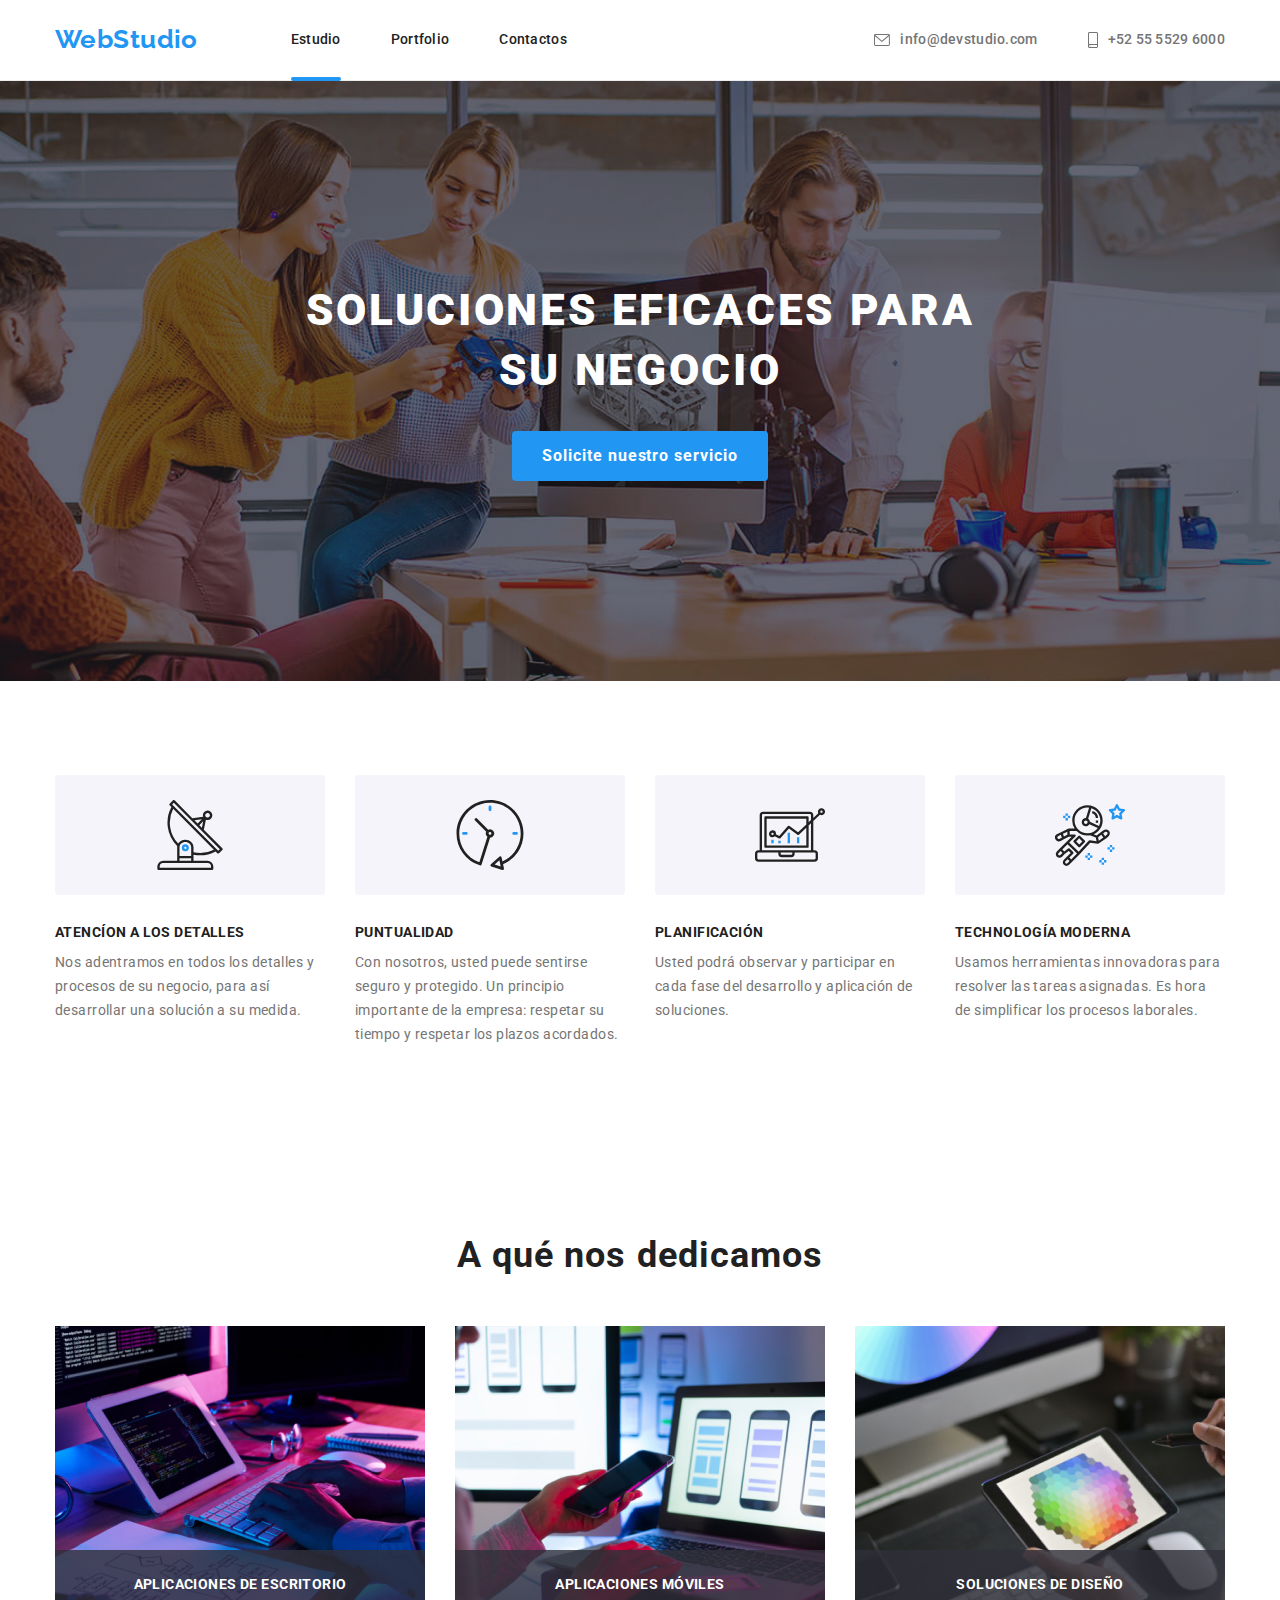
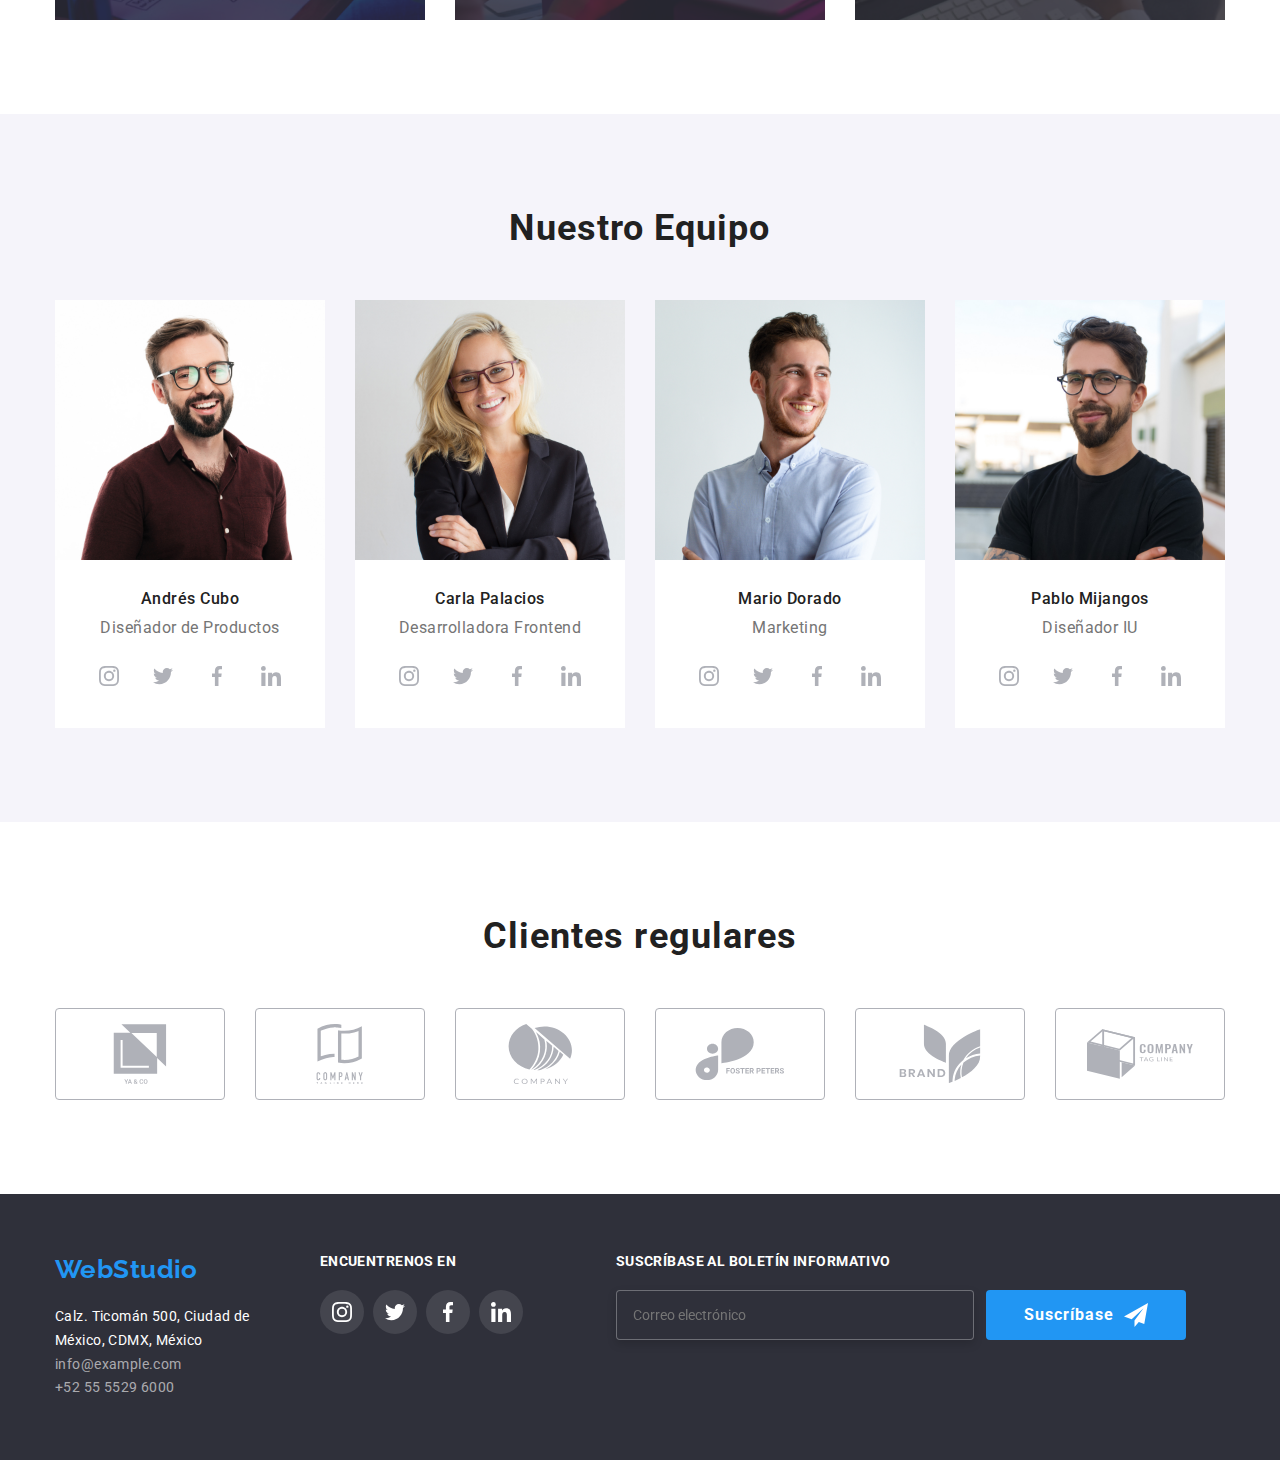
<file: index.html>
<!DOCTYPE html>
<html lang="ru">
  <head>
    <link
      rel="stylesheet"
      href="https://cdnjs.cloudflare.com/ajax/libs/modern-normalize/1.1.0/modern-normalize.min.css"
    />
    <link
      rel="stylesheet"
      href="https://cdnjs.cloudflare.com/ajax/libs/modern-normalize/1.1.0/modern-normalize.min.css"
      integrity="sha512-wpPYUAdjBVSE4KJnH1VR1HeZfpl1ub8YT/NKx4PuQ5NmX2tKuGu6U/JRp5y+Y8XG2tV+wKQpNHVUX03MfMFn9Q=="
      crossorigin="anonymous"
      referrerpolicy="no-referrer"
    />
    <meta charset="UTF-8" />
    <meta http-equiv="X-UA-Compatible" content="IE=edge" />
    <meta name="viewport" content="width=device-width, initial-scale=1.0" />
    <title>Document</title>
    <link rel="preconnect" href="https://fonts.gstatic.com" />
    <link
      href="https://fonts.googleapis.com/css2?family=Raleway:wght@700&family=Roboto:wght@400;500;700;900&display=swap"
      rel="stylesheet"
    />
    <link rel="stylesheet" href="./css/main.min.css" />
  </head>

  <body>
    <header class="header">
      <div class="container header-container">
        <nav class="navigation">
          <a href="index.html" class="logo logo__header link">WebStudio</a>
          <ul class="list menu">
            <li class="menu__item">
              <a class="menu__link current link" href="index.html">Estudio</a>
            </li>
            <li class="menu__item">
              <a class="menu__link link" href="portfolio.html">Portfolio</a>
            </li>

            <li class="menu__item">
              <a class="menu__link link" href="#">Contactos</a>
            </li>
          </ul>
        </nav>
        <ul class="list menu">
          <li class="menu__item">
            <a href="mailto:info@devstudio.com" class="menu__contact-links link">
              <svg class="contacts-icon" width="16" height="12">
                <use href="./images/icons.svg#mail"></use>
              </svg>
              info@devstudio.com</a
            >
          </li>
          <li class="menu__item">
            <a class="menu__contact-links link" href="tel:525555296000">
              <svg class="contacts-icon" width="10" height="16">
                <use href="./images/icons.svg#smartphone"></use>
              </svg>
              +52 55 5529 6000</a
            >
          </li>
        </ul>
      </div>
    </header>
    <main>
      <section class="hero">
        <div class="hero__section">
          <h1 class="hero__title">Soluciones eficaces para su negocio</h1>
          <button data-modal-open type="button" class="buttons">Solicite nuestro servicio</button>
        </div>
      </section>
      <section class="section">
        <!--<h2>Nuestras ventajas</h2>-->
        <div class="container">
          <ul class="advantages list">
            <li class="advantages__item">
              <div class="advantages__icon">
                <svg width="70" height="70">
                  <use href="./images/icons.svg#antenna"></use>
                </svg>
              </div>
              <h3 class="advantages__name">Atencíon a los detalles</h3>
              <p class="advantages__description">
                Nos adentramos en todos los detalles y procesos de su negocio, para así desarrollar
                una solución a su medida.
              </p>
            </li>
            <li class="advantages__item">
              <div class="advantages__icon">
                <svg width="70" height="70">
                  <use href="./images/icons.svg#clock"></use>
                </svg>
              </div>
              <h3 class="advantages__name">Puntualidad</h3>
              <p class="advantages__description">
                Con nosotros, usted puede sentirse seguro y protegido. Un principio importante de la
                empresa: respetar su tiempo y respetar los plazos acordados.
              </p>
            </li>
            <li class="advantages__item">
              <div class="advantages__icon">
                <svg width="70" height="70">
                  <use href="./images/icons.svg#diagram"></use>
                </svg>
              </div>
              <h3 class="advantages__name">Planificación</h3>
              <p class="advantages__description">
                Usted podrá observar y participar en cada fase del desarrollo y aplicación de
                soluciones.
              </p>
            </li>
            <li class="advantages__item">
              <div class="advantages__icon">
                <svg width="70" height="70">
                  <use href="./images/icons.svg#astronaut"></use>
                </svg>
              </div>
              <h3 class="advantages__name">Technología moderna</h3>
              <p class="advantages__description">
                Usamos herramientas innovadoras para resolver las tareas asignadas. Es hora de
                simplificar los procesos laborales.
              </p>
            </li>
          </ul>
        </div>
      </section>
      <section class="activity section">
        <div class="container">
          <h2 class="subtitle">A qué nos dedicamos</h2>
          <ul class="sub-img list">
            <li class="sub-img__item">
              <div class="sub-img__wrapper">
                <img src="./images/code.jpg" alt="Coding " width="370" height="294" />
                <h3 class="sub-img__title">Aplicaciones de Escritorio</h3>
              </div>
            </li>
            <li class="sub-img__item">
              <div class="sub-img__wrapper">
                <img src="./images/app.jpg" alt="Web desarrollo" width="370" height="294" />
                <h3 class="sub-img__title">Aplicaciones Móviles</h3>
              </div>
            </li>
            <li class="sub-img__item">
              <div class="sub-img__wrapper">
                <img src="./images/design.jpg" alt="diseño web" width="370" height="294" />
                <h3 class="sub-img__title">SOLUCIONES DE DISEÑO</h3>
              </div>
            </li>
          </ul>
        </div>
      </section>
      <section class="team section">
        <div class="container">
          <h2 class="subtitle">Nuestro Equipo</h2>
          <ul class="team__list list">
            <li class="team__item">
              <img src="./images/igordem.jpg" alt="Andrés Cubo" width="270" height="260" />
              <div class="staff">
                <h3 class="staff__names">Andrés Cubo</h3>
                <p class="staff__position">Diseñador de Productos</p>
                <ul class="social-item list">
                  <li class="social-links">
                    <a
                      href="#"
                      rel="noopener noreferrer nofollow"
                      target="_blank"
                      class="icons social-icons"
                    >
                      <svg width="20" height="20">
                        <use href="./images/icons.svg#instagram"></use>
                      </svg>
                    </a>
                  </li>
                  <li class="social-links">
                    <a
                      href="#"
                      rel="noopener noreferrer nofollow"
                      target="_blank"
                      class="icons social-icons"
                    >
                      <svg width="20" height="20">
                        <use href="./images/icons.svg#twitter"></use>
                      </svg>
                    </a>
                  </li>
                  <li class="social-links">
                    <a
                      href="#"
                      rel="noopener noreferrer nofollow"
                      target="_blank"
                      class="icons social-icons"
                    >
                      <svg width="20" height="20">
                        <use href="./images/icons.svg#facebook"></use>
                      </svg>
                    </a>
                  </li>
                  <li class="social-links">
                    <a
                      href="#"
                      rel="noopener noreferrer nofollow"
                      target="_blank"
                      class="icons social-icons"
                    >
                      <svg width="20" height="20">
                        <use href="./images/icons.svg#linkedin"></use>
                      </svg>
                    </a>
                  </li>
                </ul>
              </div>
            </li>
            <li class="team__item">
              <img src="./images/olharep.jpg" alt="Carla Palacios" width="270" height="260" />
              <div class="staff">
                <h3 class="staff__names">Carla Palacios</h3>
                <p class="staff__position">Desarrolladora Frontend</p>
                <ul class="social-item list">
                  <li class="social-links">
                    <a
                      href="#"
                      rel="noopener noreferrer nofollow"
                      target="_blank"
                      class="icons social-icons"
                    >
                      <svg width="20" height="20">
                        <use href="./images/icons.svg#instagram"></use>
                      </svg>
                    </a>
                  </li>
                  <li class="social-links">
                    <a
                      href="#"
                      rel="noopener noreferrer nofollow"
                      target="_blank"
                      class="icons social-icons"
                    >
                      <svg width="20" height="20">
                        <use href="./images/icons.svg#twitter"></use>
                      </svg>
                    </a>
                  </li>
                  <li class="social-links">
                    <a
                      href="#"
                      rel="noopener noreferrer nofollow"
                      target="_blank"
                      class="icons social-icons"
                    >
                      <svg width="20" height="20">
                        <use href="./images/icons.svg#facebook"></use>
                      </svg>
                    </a>
                  </li>
                  <li class="social-links">
                    <a
                      href="#"
                      rel="noopener noreferrer nofollow"
                      target="_blank"
                      class="icons social-icons"
                    >
                      <svg width="20" height="20">
                        <use href="./images/icons.svg#linkedin"></use>
                      </svg>
                    </a>
                  </li>
                </ul>
              </div>
            </li>
            <li class="team__item">
              <img src="./images/nikolaytar.jpg" alt="Mario Dorado" width="270" height="260" />
              <div class="staff">
                <h3 class="staff__names">Mario Dorado</h3>
                <p class="staff__position">Marketing</p>
                <ul class="social-item list">
                  <li class="social-links">
                    <a
                      href="#"
                      rel="noopener noreferrer nofollow"
                      target="_blank"
                      class="icons social-icons"
                    >
                      <svg width="20" height="20">
                        <use href="./images/icons.svg#instagram"></use>
                      </svg>
                    </a>
                  </li>
                  <li class="social-links">
                    <a
                      href="#"
                      rel="noopener noreferrer nofollow"
                      target="_blank"
                      class="icons social-icons"
                    >
                      <svg width="20" height="20">
                        <use href="./images/icons.svg#twitter"></use>
                      </svg>
                    </a>
                  </li>
                  <li class="social-links">
                    <a
                      href="#"
                      rel="noopener noreferrer nofollow"
                      target="_blank"
                      class="icons social-icons"
                    >
                      <svg width="20" height="20">
                        <use href="./images/icons.svg#facebook"></use>
                      </svg>
                    </a>
                  </li>
                  <li class="social-links">
                    <a
                      href="#"
                      rel="noopener noreferrer nofollow"
                      target="_blank"
                      class="icons social-icons"
                    >
                      <svg width="20" height="20">
                        <use href="./images/icons.svg#linkedin"></use>
                      </svg>
                    </a>
                  </li>
                </ul>
              </div>
            </li>
            <li class="team__item">
              <img src="./images/mihailyarm.jpg" alt="Pablo Mijangos" width="270" height="260" />
              <div class="staff">
                <h3 class="staff__names">Pablo Mijangos</h3>
                <p class="staff__position">Diseñador IU</p>
                <ul class="social-item list">
                  <li class="social-links">
                    <a
                      href="#"
                      rel="noopener noreferrer nofollow"
                      target="_blank"
                      class="icons social-icons"
                    >
                      <svg width="20" height="20">
                        <use href="./images/icons.svg#instagram"></use>
                      </svg>
                    </a>
                  </li>
                  <li class="social-links">
                    <a
                      href="#"
                      rel="noopener noreferrer nofollow"
                      target="_blank"
                      class="icons social-icons"
                    >
                      <svg width="20" height="20">
                        <use href="./images/icons.svg#twitter"></use>
                      </svg>
                    </a>
                  </li>
                  <li class="social-links">
                    <a
                      href="#"
                      rel="noopener noreferrer nofollow"
                      target="_blank"
                      class="icons social-icons"
                    >
                      <svg width="20" height="20">
                        <use href="./images/icons.svg#facebook"></use>
                      </svg>
                    </a>
                  </li>
                  <li class="social-links">
                    <a
                      href="#"
                      rel="noopener noreferrer nofollow"
                      target="_blank"
                      class="icons social-icons"
                    >
                      <svg width="20" height="20">
                        <use href="./images/icons.svg#linkedin"></use>
                      </svg>
                    </a>
                  </li>
                </ul>
              </div>
            </li>
          </ul>
        </div>
      </section>
      <section class="section">
        <div class="container">
          <h2 class="subtitle">Clientes regulares</h2>
          <ul class="clients-list list">
            <li class="clients-list__item">
              <a
                href="#"
                rel="noopener noreferrer nofollow"
                target="_blank"
                class="clients-list__link"
                ><svg width="106" height="60" class="clients-list__icon">
                  <use href="./images/icons.svg#yaco"></use>
                </svg>
              </a>
            </li>
            <li class="clients-list__item">
              <a
                href="#"
                rel="noopener noreferrer nofollow"
                target="_blank"
                class="clients-list__link"
                ><svg width="106" height="60" class="clients-list__icon">
                  <use href="./images/icons.svg#comp-tagline-here"></use>
                </svg>
              </a>
            </li>
            <li class="clients-list__item">
              <a
                href="#"
                rel="noopener noreferrer nofollow"
                target="_blank"
                class="clients-list__link"
                ><svg width="106" height="60" class="clients-list__icon">
                  <use href="./images/icons.svg#comp"></use>
                </svg>
              </a>
            </li>
            <li class="clients-list__item">
              <a
                href="#"
                rel="noopener noreferrer nofollow"
                target="_blank"
                class="clients-list__link"
              >
                <svg width="106" height="60" class="clients-list__icon">
                  <use href="./images/icons.svg#foster-peters"></use>
                </svg>
              </a>
            </li>
            <li class="clients-list__item">
              <a
                href="#"
                rel="noopener noreferrer nofollow"
                target="_blank"
                class="clients-list__link"
                ><svg width="106" height="60" class="clients-list__icon">
                  <use href="./images/icons.svg#brand"></use>
                </svg>
              </a>
            </li>
            <li class="clients-list__item">
              <a
                href="#"
                rel="noopener noreferrer nofollow"
                target="_blank"
                class="clients-list__link"
                ><svg width="106" height="60" class="clients-list__icon">
                  <use href="./images/icons.svg#comp-tagline"></use>
                </svg>
              </a>
            </li>
          </ul>
        </div>
      </section>
    </main>
    <footer class="footer">
      <div class="container footer-container">
        <div class="footer-adress">
          <a class="logo logo__footer link" href="index.html"> WebStudio</a>

          <ul class="list">
            <li class="footer-list">
              <a
                class="address link"
                href="enlace google map"
                target="_blank"
                rel="noopener noreferrer"
                >Calz. Ticomán 500, Ciudad de
                <span class="address-details"> México, CDMX, México</span>
              </a>
            </li>
            <li class="contact-item footer-list">
              <a class="contact__footer link" href="mailto:info@example.com">info@example.com</a>
            </li>
            <li class="contact-item footer-list">
              <a class="contact__footer link" href="tel:525555296000">+52 55 5529 6000</a>
            </li>
          </ul>
        </div>

        <div class="footer-social-links">
          <h2 class="footer-title">ENCUENTRENOS EN</h2>
          <ul class="footer-list-item list">
            <li class="footer-links">
              <a href="#" class="icons footer-icons">
                <svg width="20" height="20">
                  <use href="./images/icons.svg#instagram"></use>
                </svg>
              </a>
            </li>
            <li class="footer-links">
              <a href="#" class="icons footer-icons">
                <svg width="20" height="20">
                  <use href="./images/icons.svg#twitter"></use>
                </svg>
              </a>
            </li>
            <li class="footer-links">
              <a href="#" class="icons footer-icons">
                <svg width="20" height="20">
                  <use href="./images/icons.svg#facebook"></use>
                </svg>
              </a>
            </li>
            <li class="footer-links">
              <a href="#" class="icons footer-icons">
                <svg width="20" height="20">
                  <use href="./images/icons.svg#linkedin"></use>
                </svg>
              </a>
            </li>
          </ul>
        </div>
        <div class="footer-form">
          <p class="footer-title footer-form__head">SUSCRÍBASE al boletín informativo</p>
          <form action="#" class="footer-form__modal-form">
            <label class="footer-form__email-label">
              <input
                type="email"
                class="footer-form__modal-input"
                name="mail-name"
                placeholder="Correo electrónico"
                required
              />
            </label>
            <button type="submit" class="buttons footer-form__btn">
              Suscríbase
              <svg class="icon-send" width="24" height="24">
                <use href="./images/icons.svg#subscribe"></use>
              </svg>
            </button>
          </form>
        </div>
      </div>
    </footer>
    <div class="backdrop is-hidden" data-modal>
      <div class="modal">
        <button type="button" data-modal-close class="close-btn">
          <svg width="11" height="11">
            <use href="./images/icons.svg#close"></use>
          </svg>
        </button>
        <form action="#" class="modal-form">
          <p class="modal-form-head">Deje sus datos, nos contactaremos con usted</p>
          <label class="modal-form-field"
            >Nombre
            <span class="modal-form-input-wrapper">
              <input
                type="text"
                class="modal-form-input"
                name="user-name"
                pattern="[a-zA-Za-яёА-ЯЁ*]+"
                title="Имя должно содержать символы кирилицы или латиницы"
                required
                minlength="2"
              />
              <svg width="12" height="12" class="modal-form-icon">
                <use href="./images/icons.svg#person-black"></use>
              </svg>
            </span>
          </label>
          <label class="modal-form-field"
            >Telefono
            <span class="modal-form-input-wrapper">
              <input
                type="tel"
                class="modal-form-input"
                name="user-phone"
                pattern="[0-9]{3}-[0-9]{3}-[0-9]{2}-[0-9]{2}"
                title="099-000-00-00"
                required
              />
              <svg width="13" height="13" class="modal-form-icon">
                <use href="./images/icons.svg#phone-black"></use>
              </svg>
            </span>
          </label>
          <label class="modal-form-field"
            >E-mail
            <span class="modal-form-input-wrapper">
              <input type="email" class="modal-form-input" name="user-mail" required />
              <svg width="18" height="18" class="modal-form-icon">
                <use href="./images/icons.svg#email-black"></use>
              </svg>
            </span>
          </label>
          <label class="modal-form-field"
            >Comentarios
            <textarea
              name="user-message"
              class="modal-form-message"
              placeholder="Introduzca el texto"
            ></textarea>
          </label>
          <div class="c">
            <input type="checkbox" class="modal-form-checkbox visually-hidden" id="policy" />
            <label for="policy" class="modal-form-checkbox-label">
              Estoy de acuerdo con el boletín informativo y acepto los Términos y Condiciones
            </label>
          </div>
          <button type="submit" class="modal-form-btn">Enviar</button>
        </form>
      </div>
    </div>
    <script src="./js/modal.js"></script>
  </body>
</html>
</file>
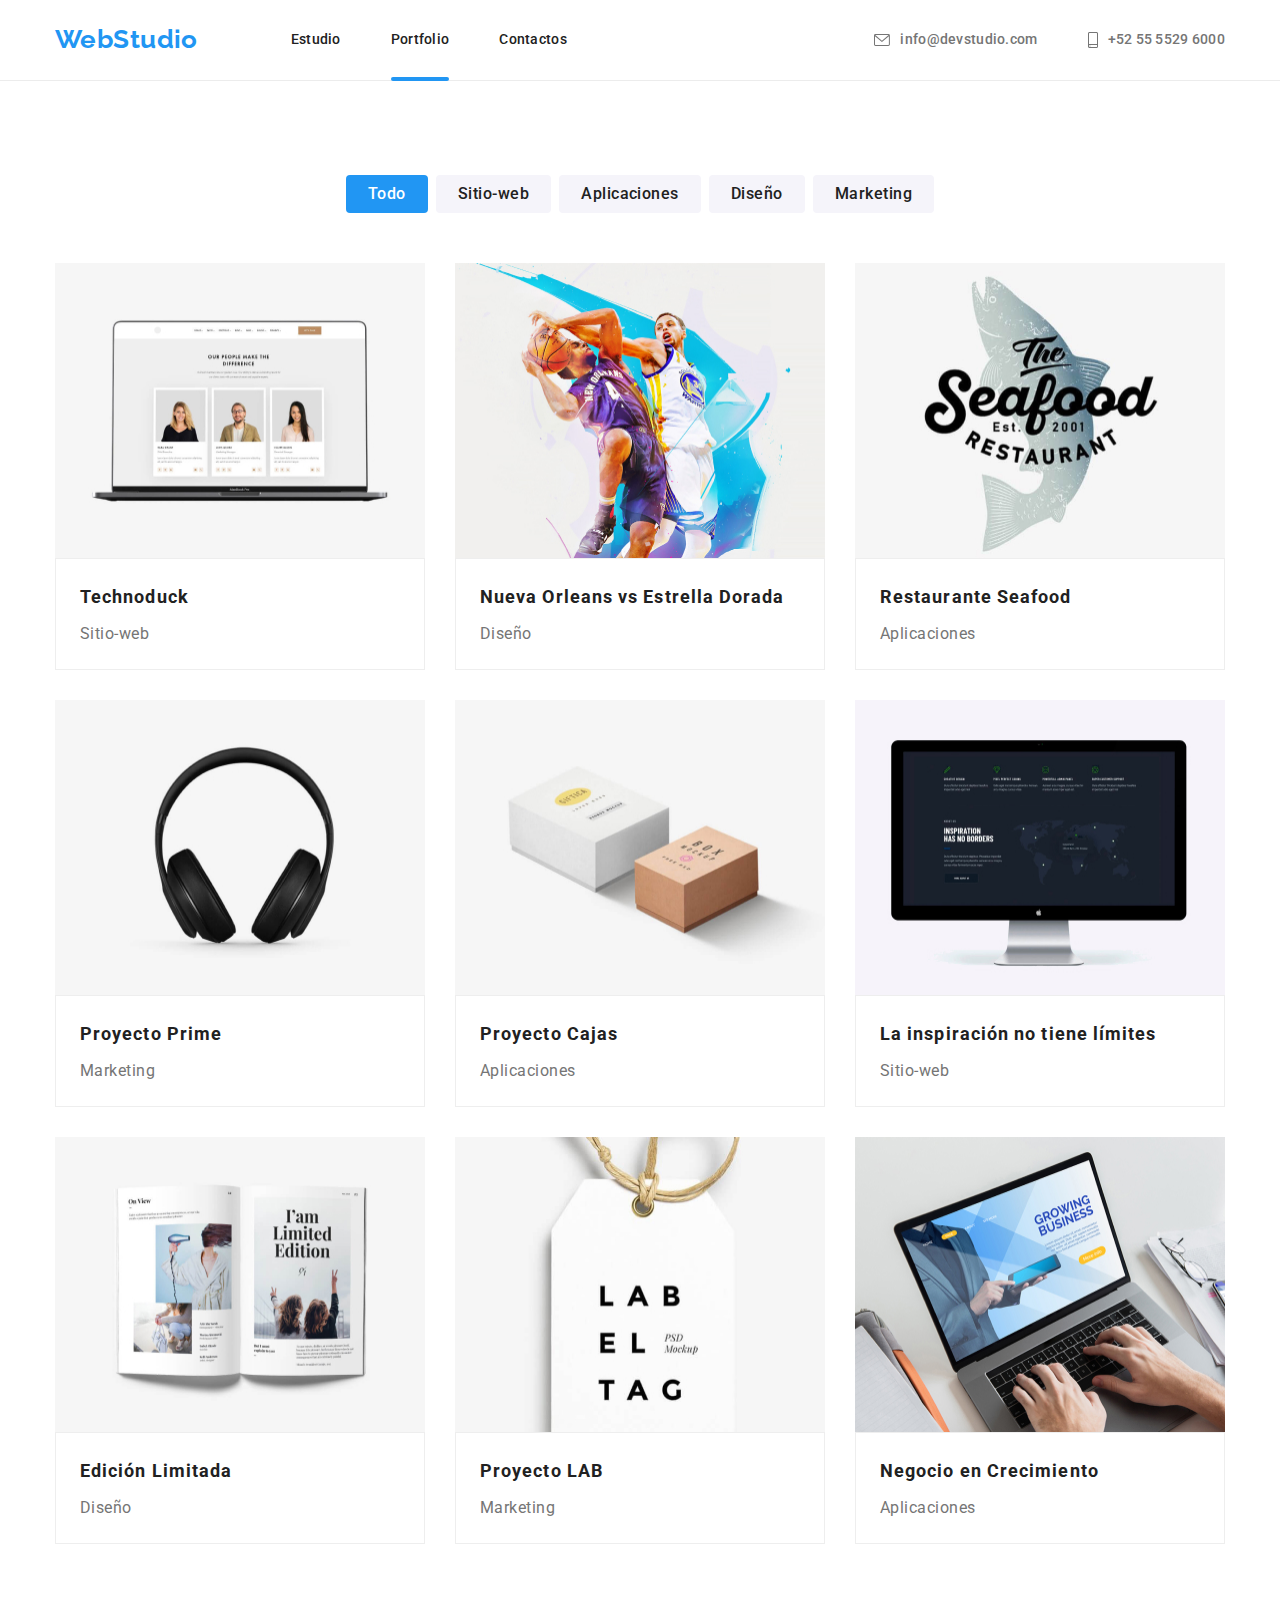
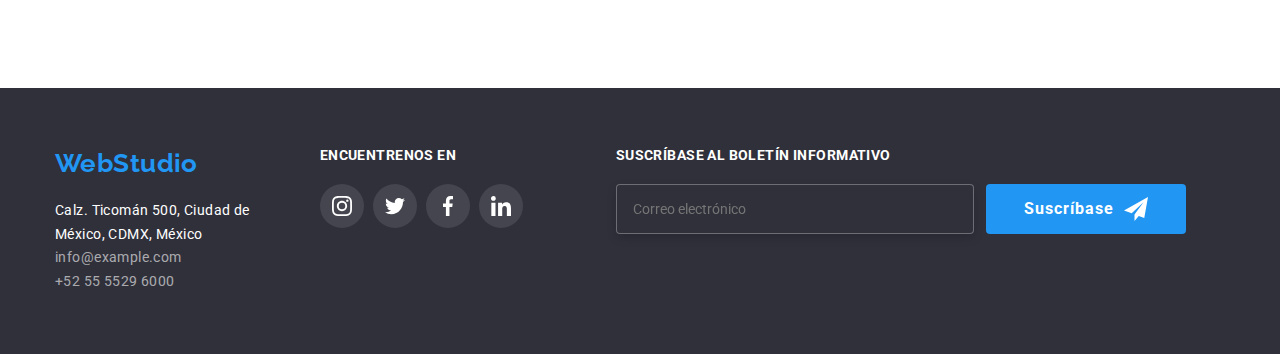
<file: portfolio.html>
<!DOCTYPE html>
<html lang="ru">
  <head>
    <link
      rel="stylesheet"
      href="https://cdnjs.cloudflare.com/ajax/libs/modern-normalize/1.1.0/modern-normalize.min.css"
    />
    <link
      rel="stylesheet"
      href="https://cdnjs.cloudflare.com/ajax/libs/modern-normalize/1.1.0/modern-normalize.min.css"
      integrity="sha512-wpPYUAdjBVSE4KJnH1VR1HeZfpl1ub8YT/NKx4PuQ5NmX2tKuGu6U/JRp5y+Y8XG2tV+wKQpNHVUX03MfMFn9Q=="
      crossorigin="anonymous"
      referrerpolicy="no-referrer"
    />
    <meta charset="UTF-8" />
    <meta http-equiv="X-UA-Compatible" content="IE=edge" />
    <meta name="viewport" content="width=device-width, initial-scale=1.0" />
    <title>Document</title>
    <link rel="preconnect" href="https://fonts.gstatic.com" />
    <link
      href="https://fonts.googleapis.com/css2?family=Raleway:wght@700&family=Roboto:wght@400;500;700;900&display=swap"
      rel="stylesheet"
    />
    <link rel="stylesheet" href="./css/main.min.css" />
  </head>

  <body>
    <header class="header">
      <div class="container header-container">
        <nav class="navigation">
          <a href="index.html" class="logo logo__header link">WebStudio</a>
          <ul class="list menu">
            <li class="menu__item">
              <a class="menu__link link" href="index.html">Estudio</a>
            </li>
            <li class="menu__item">
              <a class="menu__link current link" href="portfolio.html">Portfolio</a>
            </li>

            <li class="menu__item">
              <a class="menu__link link" href="#">Contactos</a>
            </li>
          </ul>
        </nav>
        <ul class="list menu">
          <li class="menu__item">
            <a href="mailto:info@devstudio.com" class="menu__contact-links link">
              <svg class="contacts-icon" width="16" height="12">
                <use href="./images/icons.svg#mail"></use>
              </svg>
              info@devstudio.com</a
            >
          </li>
          <li class="menu__item">
            <a class="menu__contact-links link" href="tel:525555296000">
              <svg class="contacts-icon" width="10" height="16">
                <use href="./images/icons.svg#smartphone"></use>
              </svg>
              +52 55 5529 6000</a
            >
          </li>
        </ul>
      </div>
    </header>
    <main>
      <section class="section filter">
        <!-- <h1> Filtros </h1>-->
        <div class="container">
          <ul class="filter">
            <li class="filter__items list">
              <button type="button" class="filter__buttoms filter__current">Todo</button>
            </li>
            <li class="filter__items list">
              <button type="button" class="filter__buttoms">Sitio-web</button>
            </li>
            <li class="filter__items list">
              <button type="button" class="filter__buttoms">Aplicaciones</button>
            </li>
            <li class="filter__items list">
              <button type="button" class="filter__buttoms">Diseño</button>
            </li>
            <li class="filter__items list">
              <button type="button" class="filter__buttoms">Marketing</button>
            </li>
          </ul>
          <h2 class="visually-hidden">Портфолио</h2>
          <ul class="portfolio">
            <li class="portfolio__item list">
              <a href="#" class="portfolio__links link">
                <div class="portfolio-wrapper">
                  <img
                    src="./images/web.jpg"
                    alt="Главная страница Веб-сайта"
                    width="370"
                    height="295"
                  />
                  <p class="portfolio__overlay">
                    Lorem ipsum, dolor sit amet consectetur adipisicing elit. Quisquam laborum ea
                    perspiciatis harum natus ullam dicta numquam ex exercitationem, quaerat tempore
                    ut sapiente incidunt?
                  </p>
                </div>

                <div class="project">
                  <h3 class="project__title">Technoduck</h3>
                  <p class="project__type">Sitio-web</p>
                </div></a
              >
            </li>
            <li class="portfolio__item list">
              <a href="#" class="portfolio__links link">
                <div class="portfolio-wrapper">
                  <img
                    src="./images/designs.jpg"
                    alt="Баскетбольная игра"
                    width="370"
                    height="295"
                  />
                  <p class="portfolio__overlay">
                    Lorem ipsum, dolor sit amet consectetur adipisicing elit. Quisquam laborum ea
                    perspiciatis harum natus ullam dicta numquam ex exercitationem, quaerat tempore
                    ut sapiente incidunt?
                  </p>
                </div>
                <div class="project">
                  <h3 class="project__title">Nueva Orleans vs Estrella Dorada</h3>
                  <p class="project__type">Diseño</p>
                </div></a
              >
            </li>

            <li class="portfolio__item list">
              <a href="#" class="portfolio__links link">
                <div class="portfolio-wrapper">
                  <img
                    src="./images/application.jpg"
                    alt="Ресторан морепродуктов"
                    width="370"
                    height="295"
                  />
                  <p class="portfolio__overlay">
                    Lorem ipsum, dolor sit amet consectetur adipisicing elit. Quisquam laborum ea
                    perspiciatis harum natus ullam dicta numquam ex exercitationem, quaerat tempore
                    ut sapiente incidunt?
                  </p>
                </div>
                <div class="project">
                  <h3 class="project__title">Restaurante Seafood</h3>
                  <p class="project__type">Aplicaciones</p>
                </div>
              </a>
            </li>
            <li class="portfolio__item list">
              <a href="#" class="portfolio__links link">
                <div class="portfolio-wrapper">
                  <img src="./images/marketing.jpg" alt="Наушники" width="370" height="295" />
                  <p class="portfolio__overlay">
                    Lorem ipsum, dolor sit amet consectetur adipisicing elit. Quisquam laborum ea
                    perspiciatis harum natus ullam dicta numquam ex exercitationem, quaerat tempore
                    ut sapiente incidunt?
                  </p>
                </div>
                <div class="project">
                  <h3 class="project__title">Proyecto Prime</h3>
                  <p class="project__type">Marketing</p>
                </div>
              </a>
            </li>
            <li class="portfolio__item list">
              <a href="#" class="portfolio__links link">
                <div class="portfolio-wrapper">
                  <img src="./images/boxes.jpg" alt="Две коробки" width="370" height="295" />
                  <p class="portfolio__overlay">
                    Lorem ipsum, dolor sit amet consectetur adipisicing elit. Quisquam laborum ea
                    perspiciatis harum natus ullam dicta numquam ex exercitationem, quaerat tempore
                    ut sapiente incidunt?
                  </p>
                </div>
                <div class="project">
                  <h3 class="project__title">Proyecto Cajas</h3>
                  <p class="project__type">Aplicaciones</p>
                </div>
              </a>
            </li>
            <li class="portfolio__item list">
              <a href="#" class="portfolio__links link">
                <div class="portfolio-wrapper">
                  <img src="./images/screen.jpg" alt="Монитор" width="370" height="295" />
                  <p class="portfolio__overlay">
                    Lorem ipsum, dolor sit amet consectetur adipisicing elit. Quisquam laborum ea
                    perspiciatis harum natus ullam dicta numquam ex exercitationem, quaerat tempore
                    ut sapiente incidunt?
                  </p>
                </div>
                <div class="project">
                  <h3 class="project__title">La inspiración no tiene límites</h3>
                  <p class="project__type">Sitio-web</p>
                </div>
              </a>
            </li>
            <li class="portfolio__item list">
              <a href="#" class="portfolio__links link">
                <div class="portfolio-wrapper">
                  <img src="./images/magazine.jpg" alt="Журнал" width="370" height="295" />
                  <p class="portfolio__overlay">
                    Lorem ipsum, dolor sit amet consectetur adipisicing elit. Quisquam laborum ea
                    perspiciatis harum natus ullam dicta numquam ex exercitationem, quaerat tempore
                    ut sapiente incidunt?
                  </p>
                </div>
                <div class="project">
                  <h3 class="project__title">Edición Limitada</h3>
                  <p class="project__type">Diseño</p>
                </div></a
              >
            </li>
            <li class="portfolio__item list">
              <a href="#" class="portfolio__links link">
                <div class="portfolio-wrapper">
                  <img src="./images/labeltag.jpg" alt="Бирка" width="370" height="295" />
                  <p class="portfolio__overlay">
                    Lorem ipsum, dolor sit amet consectetur adipisicing elit. Quisquam laborum ea
                    perspiciatis harum natus ullam dicta numquam ex exercitationem, quaerat tempore
                    ut sapiente incidunt?
                  </p>
                </div>
                <div class="project">
                  <h3 class="project__title">Proyecto LAB</h3>
                  <p class="project__type">Marketing</p>
                </div></a
              >
            </li>
            <li class="portfolio__item list">
              <a href="#" class="portfolio__links link">
                <div class="portfolio-wrapper">
                  <img src="./images/laptop.jpg" alt="Ноутбук" width="370" height="295" />
                  <p class="portfolio__overlay">
                    Lorem ipsum, dolor sit amet consectetur adipisicing elit. Quisquam laborum ea
                    perspiciatis harum natus ullam dicta numquam ex exercitationem, quaerat tempore
                    ut sapiente incidunt?
                  </p>
                </div>
                <div class="project">
                  <h3 class="project__title">Negocio en Crecimiento</h3>
                  <p class="project__type">Aplicaciones</p>
                </div></a
              >
            </li>
          </ul>
        </div>
      </section>
    </main>
    <footer class="footer">
      <div class="container footer-container">
        <div class="footer-adress">
          <a class="logo logo__footer link" href="index.html"> WebStudio</a>

          <ul class="list">
            <li class="footer-list">
              <a
                class="address link"
                href="enlace google map"
                target="_blank"
                rel="noopener noreferrer"
                >Calz. Ticomán 500, Ciudad de
                <span class="address-details"> México, CDMX, México</span>
              </a>
            </li>
            <li class="contact-item footer-list">
              <a class="contact__footer link" href="mailto:info@example.com">info@example.com</a>
            </li>
            <li class="contact-item footer-list">
              <a class="contact__footer link" href="tel:525555296000">+52 55 5529 6000</a>
            </li>
          </ul>
        </div>

        <div class="footer-social-links">
          <h2 class="footer-title">ENCUENTRENOS EN</h2>
          <ul class="footer-list-item list">
            <li class="footer-links">
              <a href="#" class="icons footer-icons">
                <svg width="20" height="20">
                  <use href="./images/icons.svg#instagram"></use>
                </svg>
              </a>
            </li>
            <li class="footer-links">
              <a href="#" class="icons footer-icons">
                <svg width="20" height="20">
                  <use href="./images/icons.svg#twitter"></use>
                </svg>
              </a>
            </li>
            <li class="footer-links">
              <a href="#" class="icons footer-icons">
                <svg width="20" height="20">
                  <use href="./images/icons.svg#facebook"></use>
                </svg>
              </a>
            </li>
            <li class="footer-links">
              <a href="#" class="icons footer-icons">
                <svg width="20" height="20">
                  <use href="./images/icons.svg#linkedin"></use>
                </svg>
              </a>
            </li>
          </ul>
        </div>
        <div class="footer-form">
          <p class="footer-title footer-form__head">SUSCRÍBASE al boletín informativo</p>
          <form action="#" class="footer-form__modal-form">
            <label class="footer-form__email-label">
              <input
                type="email"
                class="footer-form__modal-input"
                name="mail-name"
                placeholder="Correo electrónico"
                required
              />
            </label>
            <button type="submit" class="buttons footer-form__btn">
              Suscríbase
              <svg class="icon-send" width="24" height="24">
                <use href="./images/icons.svg#subscribe"></use>
              </svg>
            </button>
          </form>
        </div>
      </div>
    </footer>
  </body>
</html>
</file>
<file: css/main.min.css>
:root{--main-font: "Roboto", sans-serif;--secondary-font: "Raleway", sans-serif;--accent-color: #2196f3;--basic-color: #ffffff;--text-color: #000000;--title-color: #212121;--text-color: #757575;--bg-color-dark: #2f303a;--bc-color-light: #f5f4fa}.visually-hidden{position:absolute !important;clip:rect(1px 1px 1px 1px);clip:rect(1px, 1px, 1px, 1px);padding:0 !important;border:0 !important;height:1px !important;width:1px !important;overflow:hidden}h1,h2,h3,h4,h5,h6,p{margin-top:0;margin-bottom:0}ul,ol{padding-left:0;margin-top:0;margin-bottom:0}img{display:block}.list{list-style:none}.link{text-decoration:none}body{font-family:var(--main-font);font-size:14px;letter-spacing:.03em;color:var(--text-color);background-color:var(--basic-color)}.section{padding-top:94px;padding-bottom:94px}.container{margin:0 auto;width:1200px;padding-left:15px;padding-right:15px}.logo{font-family:var(--secondary-font);font-weight:700;font-size:26px;line-height:1.19}.logo__header{color:var(--accent-color);margin-right:93px;padding-top:24px;padding-bottom:25px}.logo__footer{display:inline-block;margin-bottom:20px;font-weight:700;font-size:26px;line-height:1.19;color:var(--accent-color)}.buttons{font-family:var(--main-font);background-color:var(--accent-color);color:var(--basic-color);align-items:center;text-align:center;font-weight:700;font-size:16px;line-height:1.88;letter-spacing:.06em;cursor:pointer;padding-top:10px;padding-right:30px;padding-bottom:10px;padding-left:30px;display:inline-block;border-radius:4px;border:none}.hero .buttons:hover,.hero .buttons:active{background-color:var(--accent-color);color:var(--basic-color)}.icons{display:flex;align-items:center;justify-content:center;width:44px;height:44px;border-radius:50%}.social-icons{background-color:var(--basic-color);fill:#afb1b8;transition:color 250ms cubic-bezier(0.4, 0, 0.2, 1),background-color 250ms cubic-bezier(0.4, 0, 0.2, 1)}.social-icons:hover,.social-icons:focus{fill:var(--basic-color);background-color:var(--accent-color)}.footer-icons{background-color:rgba(255,255,255,.1);fill:var(--basic-color);padding:12px;transition:color 250ms cubic-bezier(0.4, 0, 0.2, 1),fill 250ms cubic-bezier(0.4, 0, 0.2, 1),background-color 250ms cubic-bezier(0.4, 0, 0.2, 1)}.footer-icons:hover,.footer-icons:focus{fill:var(--basic-color);background-color:var(--accent-color)}.subtitle{color:var(--title-color);font-weight:700;font-size:36px;line-height:1.16;text-align:center;letter-spacing:.03em;margin-bottom:50px;margin-top:0px}.backdrop{position:fixed;top:0;left:0;width:100vw;height:100vh;background-color:rgba(0,0,0,.7);opacity:1;visibility:visible;pointer-events:auto;transition:opacity 250ms cubic-bezier(0.4, 0, 0.2, 1),visibility 250ms cubic-bezier(0.4, 0, 0.2, 1)}.is-hidden{opacity:0;visibility:hidden;pointer-events:none}.modal{width:528px;height:580px;background-color:#fff;position:absolute;left:50%;top:50%;transform:translate(-50%, -50%);padding:40px}.close-btn{position:absolute;top:8px;right:8px;padding:5px;width:30px;height:30px;border:1px solid rgba(0,0,0,.1019607843);border-radius:50%;background-color:rgba(0,0,0,0);cursor:pointer;transition:fill 250ms cubic-bezier(0.4, 0, 0.2, 1)}.close-btn:focus,.close-btn:hover{fill:var(--accent-color)}.modal-form{display:flex;flex-direction:column}.modal-form-head{font-weight:bold;font-size:20px;line-height:1.15;text-align:center;letter-spacing:.03em;color:var(--title-color);margin-bottom:12px}.modal-form-field{font-weight:normal;font-size:12px;line-height:1.16;letter-spacing:.01em;color:var(--text-color);margin-bottom:14px}.modal-form-input-wrapper{position:relative;display:block;margin-top:4px}.modal-form-input{width:100%;height:40px;border:1px solid rgba(33,33,33,.2);box-sizing:border-box;border-radius:4px;padding-left:42px;cursor:pointer;transition:border 250ms cubic-bezier(0.4, 0, 0.2, 1)}.modal-form-input:focus{outline:none;border:1px solid #2196f3}.modal-form-icon{position:absolute;display:block;top:50%;left:15px;transform:translateY(-50%);width:14px;height:14px}.modal-form-input:focus+.modal-form-icon{fill:var(--accent-color);transition:fill 250ms cubic-bezier(0.4, 0, 0.2, 1)}.modal-form-message{width:448px;height:120px;margin-top:4px;border:1px solid rgba(33,33,33,.2);box-sizing:border-box;border-radius:4px;resize:none;padding:12px 16px;transition:border-color 250ms cubic-bezier(0.4, 0, 0.2, 1)}.modal-form-message:focus{outline:none;border-color:var(--accent-color)}.modal-form-message::placeholder{font-weight:normal;font-size:14px;line-height:16px;letter-spacing:.01em;color:rgba(117,117,117,.5)}.modal-form-checkbox-label{display:flex;align-items:center;font-family:var(--main-font);font-weight:normal;font-size:14px;line-height:1.71;letter-spacing:.03em;color:var(--text-color);margin-bottom:30px}.modal-form-checkbox-label::before{content:"";display:block;width:20px;height:15px;border:1px solid var(--text-color);border-radius:2px;cursor:pointer;margin-right:9px;margin-bottom:20px}.modal-form-checkbox:checked+.modal-form-checkbox-label::before{background-image:url(../images/iconcheck.svg);background-origin:border-box;border-color:var(--accent-colour)}.modal-form-checkbox:focus+.modal-form-checkbox-label::before{border:1px solid var(--accent-color)}.modal-form-btn{font-family:var(--main-font);background-color:var(--accent-color);color:var(--basic-color);display:inline-block;align-items:center;align-self:center;text-align:center;font-weight:bold;font-size:16px;line-height:1.8;letter-spacing:.06em;width:200px;height:50px;padding:10px 56px;cursor:pointer;box-shadow:0px 4px 4px rgba(0,0,0,.15);border-radius:4px;border:none}.footer-form{margin-left:93px}.footer-form__head{display:block;color:var(--basic-color)}.footer-form__modal-form{display:flex}.footer-form__email-label{margin-right:12px}.footer-form__modal-input{width:358px;height:50px;border:1px solid rgba(255,255,255,.3);box-sizing:border-box;filter:drop-shadow(0px 4px 4px rgba(0, 0, 0, 0.15));border-radius:4px;padding:15px 16px;background:#2f303a;outline:none;color:#fff}.footer-form__modal-input:focus{border-color:var(--accent-color)}.footer-form__btn{display:flex;justify-content:center;align-items:center;width:200px;height:50px;padding-left:28px;padding-right:28px}.icon-send{margin-left:10px;fill:var(--basic-color)}.header{border-bottom:1px solid #ececec}.header-container{display:flex;align-items:center}.navigation,.menu{display:flex;align-items:center}.menu{margin-left:auto}.menu__item:not(:last-child){margin-right:50px}.menu__link{font-family:var(--main-font);font-weight:500;font-size:14px;line-height:1.14;letter-spacing:.02em;color:var(--title-color);display:inline-block;position:relative;padding-top:32px;padding-bottom:32px;transition:color 250ms cubic-bezier(0.4, 0, 0.2, 1)}.menu__link:hover,.menu__link:focus{color:var(--accent-color)}.current::after{position:absolute;content:"";display:block;width:100%;height:4px;background-color:var(--accent-color);border-radius:2px;bottom:-1px}.current::after{color:var(--accent-color)}.menu__contact-links{display:flex;align-items:center;font-family:var(--main-font);font-weight:500;font-size:14px;line-height:1.14;letter-spacing:.02em;color:var(--text-color);margin-left:auto;padding-top:32px;padding-bottom:32px;transition:color 250ms cubic-bezier(0.4, 0, 0.2, 1)}.menu__contact-links:hover,.menu__contact-links:focus{color:var(--accent-color)}.contacts-icon{fill:var(--text-color);margin-right:10px}.menu__contact-links:hover .contacts-icon,.menu__contact-links:focus .contacts-icon{fill:var(--accent-color)}.hero{background-color:var(--bg-color-dark);text-align:center;margin-left:auto;margin-right:auto;max-width:1600px;min-height:600px;background-repeat:no-repeat;background-position:center;background-image:linear-gradient(to right, rgba(47, 48, 58, 0.4), rgba(47, 48, 58, 0.4)),url("../images/herobg.jpg")}.hero__section{margin-left:auto;margin-right:auto;width:696px;padding-top:200px;padding-bottom:200px;text-align:center}.hero__title{color:var(--basic-color);font-weight:900;font-size:44px;line-height:1.36;text-align:center;letter-spacing:.06em;text-transform:uppercase;margin-top:0px;margin-bottom:30px}.sub-img{display:flex;flex-wrap:wrap;gap:30px}.sub-img__item{flex-basis:calc((100% - 60px)/3)}.sub-img__wrapper{position:relative}.sub-img__title{position:absolute;content:"";width:370px;height:70px;background:rgba(47,48,58,.8);color:var(--basic-color);transform:translateY(-100%);display:flex;justify-content:center;align-items:center;font-family:var(--main-font);font-weight:bold;font-size:14px;line-height:1.14;text-align:center;letter-spacing:.03em;text-transform:uppercase}.advantages{display:flex;flex-wrap:wrap;gap:30px}.advantages__item{flex-basis:calc((100% - 90px)/4)}.advantages__icon{display:flex;justify-content:center;background-color:var(--bc-color-light);padding-top:25px;padding-bottom:25px;margin-bottom:30px;border-radius:4px;text-align:center}.advantages__name{color:var(--title-color);font-weight:700;font-size:14px;line-height:1.14;letter-spacing:.03em;text-transform:uppercase;margin-top:0px;margin-bottom:10px}.advantages__description{color:var(--text-color);font-weight:400;font-size:14px;line-height:1.71;letter-spacing:.03em;margin-top:0px;margin-bottom:0px}.team{background-color:var(--bc-color-light)}.team__list{display:flex;flex-wrap:wrap;gap:30px}.team__item{flex-basis:calc((100% - 90px)/4);background-color:var(--basic-color)}.staff{display:block;padding-top:30px;padding-bottom:30px;padding-left:32px;padding-right:32px}.staff__names{font-weight:500;font-size:16px;line-height:1.18;text-align:center;letter-spacing:.03em;color:var(--title-color);margin-top:0px;margin-bottom:10px}.staff__position{font-weight:normal;font-size:16px;line-height:1.18;text-align:center;letter-spacing:.03em;color:var(--text-color);margin-top:0px;margin-bottom:0px;margin-bottom:16px}.social-item{display:flex;justify-content:space-between}.clients-list{display:flex;justify-content:space-between}.clients-list__link{display:flex;justify-content:center;align-items:center;width:170px;height:92px;border:1px solid #afb1b8;border-radius:4px;transition:border-color 250ms cubic-bezier(0.4, 0, 0.2, 1);fill:#afb1b8}.clients-list__link:hover,.clients-list__link:focus{border-color:var(--accent-color);outline:none}.clients-list__icon{transition:color 250ms cubic-bezier(0.4, 0, 0.2, 1),fill 250ms cubic-bezier(0.4, 0, 0.2, 1)}.clients-list__link:hover .clients-list__icon,.clients-list__link:focus .clients-list__icon{fill:var(--accent-color)}.footer{background-color:var(--bg-color-dark);padding-top:60px;padding-bottom:60px}.footer-container{display:flex}.footer-adress{margin-right:70px}.address{font-style:normal;font-weight:normal;line-height:1.71;color:var(--basic-color)}.address-details{display:block}.contact__footer{display:block;font-weight:normal;line-height:1.71;color:rgba(255,255,255,.6);transition:color 250ms cubic-bezier(0.4, 0, 0.2, 1)}.contact__footer:hover,.contact__footer:focus{color:var(--accent-color)}.footer-links:not(:last-child){margin-right:9px}.footer-social-links{color:var(--basic-color)}.footer-title{font-weight:700;font-size:14px;line-height:1.14;letter-spacing:.03em;text-transform:uppercase;margin-top:0;margin-bottom:20px}.footer-list-item{display:flex;align-items:center}.filter{display:flex;justify-content:center;margin-bottom:50px}.filter__items{margin-right:8px;margin-left:0px}.filter__items:last-child{margin-right:0px}.filter__buttoms{font-family:inherit;font-weight:500;font-size:16px;line-height:1.62;text-align:center;letter-spacing:.03em;color:var(--title-color);background-color:var(--bc-color-light);cursor:pointer;padding-top:6px;padding-right:22px;padding-bottom:6px;padding-left:22px;border-radius:4px;border:none;transition:color 250ms cubic-bezier(0.4, 0, 0.2, 1),background-color 250ms cubic-bezier(0.4, 0, 0.2, 1),box-shadow 250ms cubic-bezier(0.4, 0, 0.2, 1)}.filter__buttoms:hover,.filter__buttoms:focus,.filter__buttoms:active{background-color:var(--accent-color);color:var(--basic-color)}.filter__current{background-color:var(--accent-color);color:var(--basic-color)}.portfolio{display:flex;flex-wrap:wrap;margin-left:-30px;margin-top:-30px}.portfolio__item{flex-basis:calc((100% - 90px)/3);margin-left:30px;margin-top:30px}.portfolio__item:hover{box-shadow:0px 1px 1px rgba(0,0,0,.12),0px 4px 4px rgba(0,0,0,.06),1px 4px 6px rgba(0,0,0,.16)}.portfolio__links:hover .portfolio__overlay,.portfolio__links:focus .portfolio__overlay{transform:translateY(0%)}.portfolio-wrapper{position:relative;overflow:hidden}.portfolio__overlay{position:absolute;top:0;left:0;width:100%;height:100%;background:rgba(33,150,243,.9);color:var(--basic-color);overflow:auto;transform:translateY(100%);transition:transform 250ms cubic-bezier(0.4, 0, 0.2, 1);font-style:normal;font-weight:normal;font-size:18px;line-height:1.5;letter-spacing:.03em;padding:63px 24px}.project{display:block;padding-top:20px;padding-bottom:20px;padding-left:24px;padding-right:24px;border-bottom:1px solid #eee;border-top:1px solid #eee;border-left:1px solid #eee;border-right:1px solid #eee}.project__title{font-weight:bold;font-size:18px;line-height:2;letter-spacing:.06em;color:var(--title-color);margin:0;margin-bottom:4px}.project__type{font-size:16px;line-height:1.87;letter-spacing:.03em;color:var(--text-color);margin:0px}/*# sourceMappingURL=main.min.css.map */
</file>
